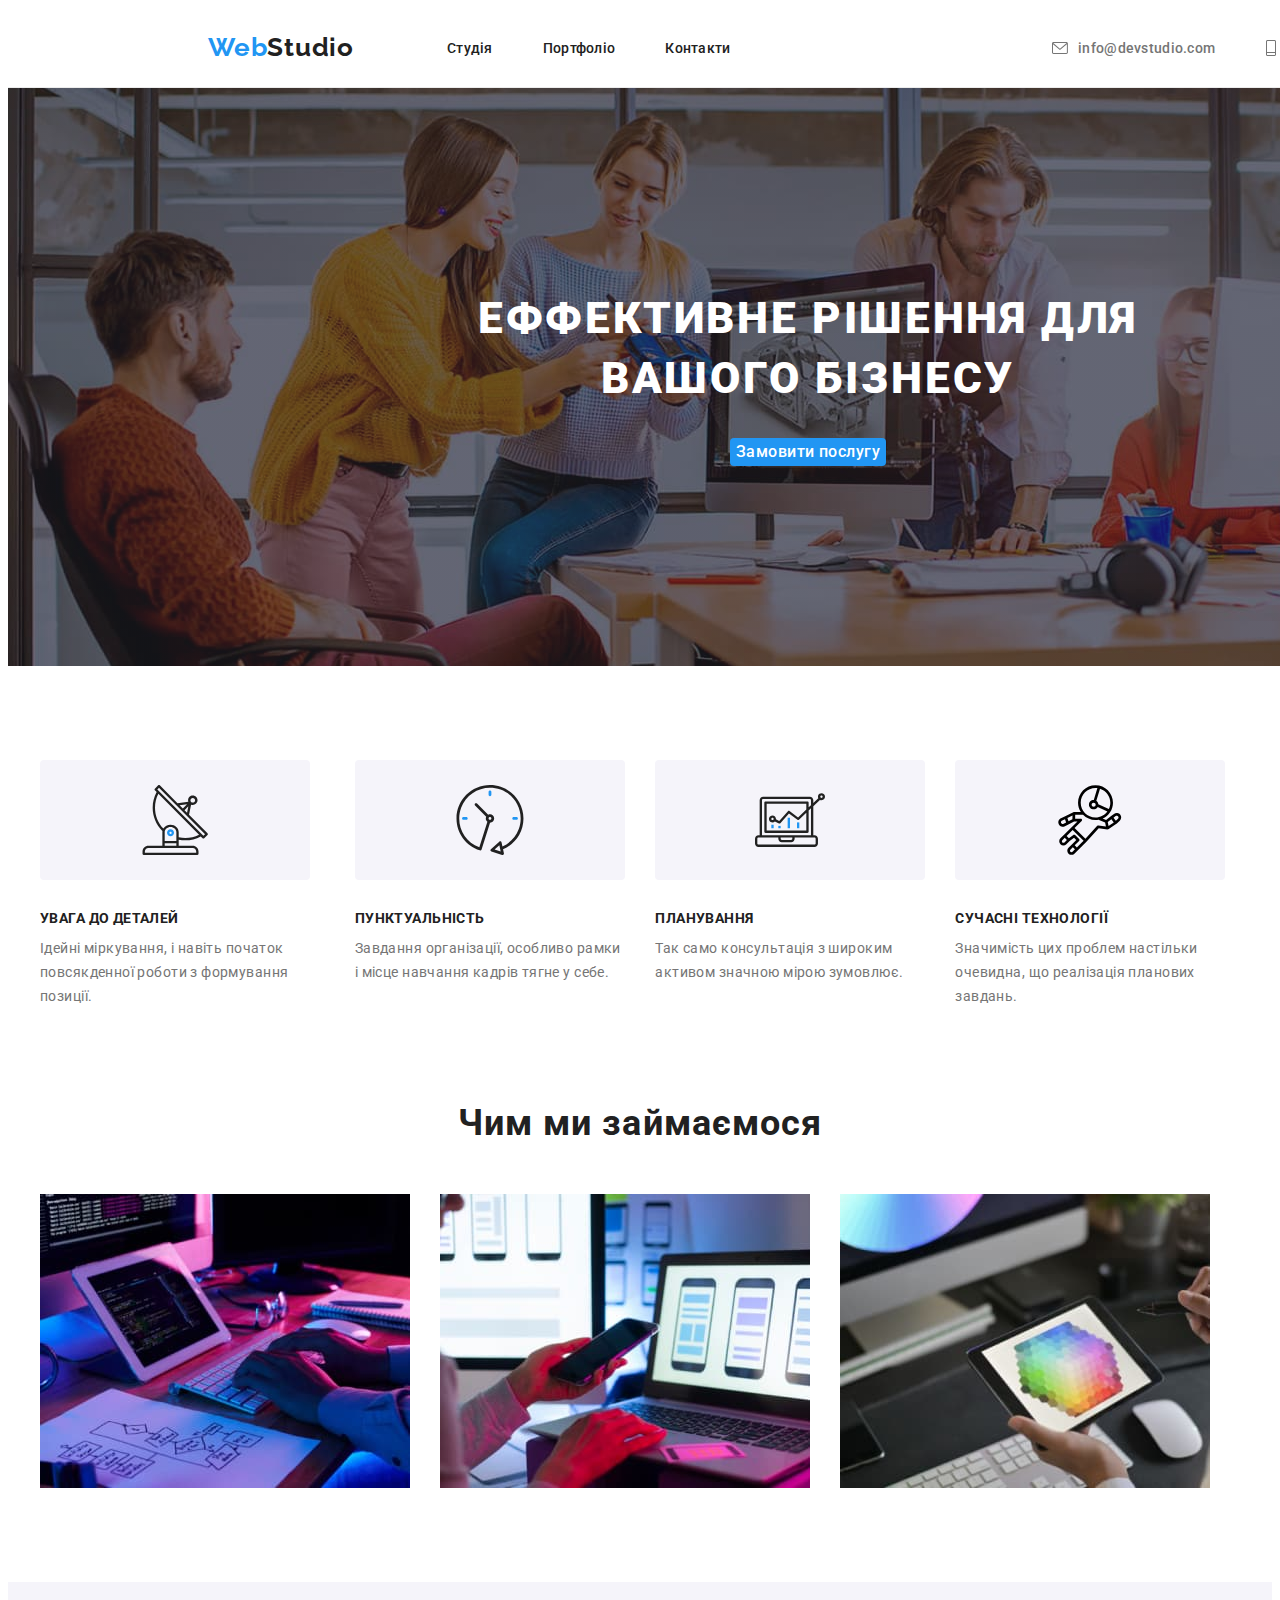
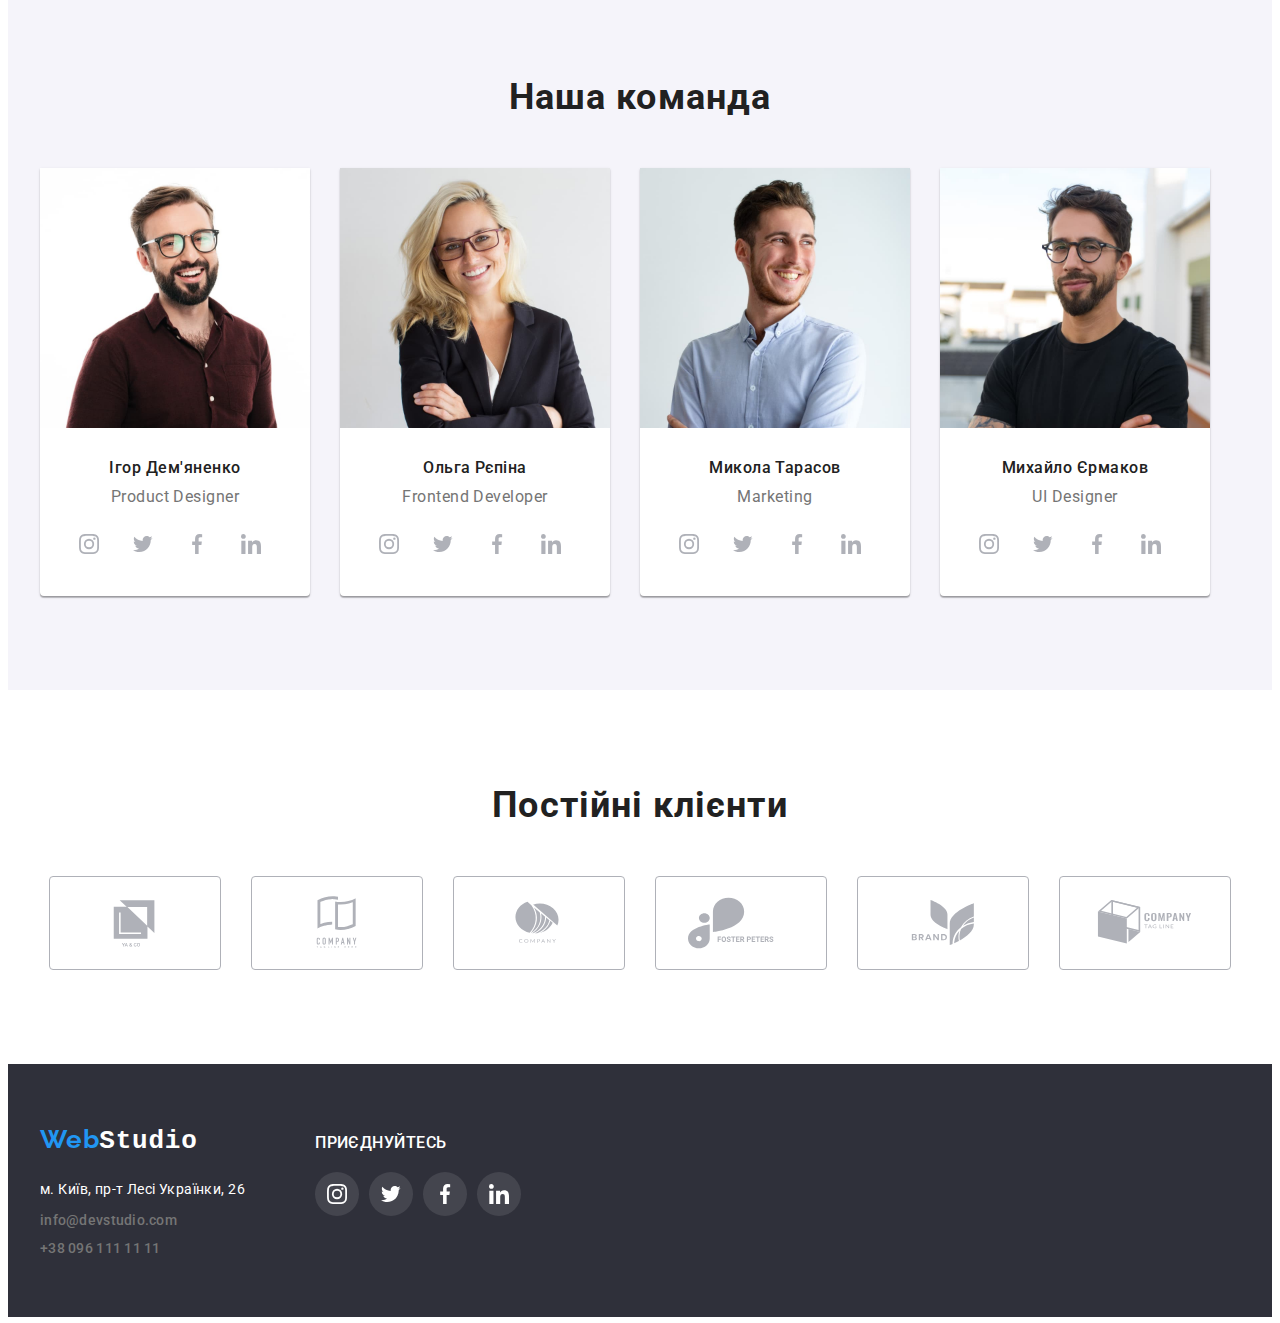
<file: index.html>
<!DOCTYPE html>
<html lang="uk">
  <head>
    <meta charset="UTF-8" />
    <meta http-equiv="X-UA-Compatible" content="IE=edge" />
    <meta name="viewport" content="width=device-width, initial-scale=1.0" />
    <title>Студія</title>
    <link rel="preconnect" href="https://fonts.googleapis.com">
<link rel="preconnect" href="https://fonts.gstatic.com" crossorigin>
<link href="https://fonts.googleapis.com/css2?family=Raleway:wght@700&family=Roboto:wght@400;500;700;900&display=swap" 
rel="stylesheet">
<link rel="stylesheet" href="https://cdnjs.cloudflare.com/ajax/libs/modern-normalize/1.1.0/modern-normalize.min.css" integrity="sha512-wpPYUAdjBVSE4KJnH1VR1HeZfpl1ub8YT/NKx4PuQ5NmX2tKuGu6U/JRp5y+Y8XG2tV+wKQpNHVUX03MfMFn9Q==" crossorigin="anonymous" referrerpolicy="no-referrer" />
<link rel="stylesheet" href="./css/styles.css">
  </head>
  <body >
    <header class="header ">
      <div class="container header-wrap ">
        <nav class="header-wrap "> 
        <!--Лого-->
        <a href="./index.html" class="link logo">Web<samp class="logo-accent">Studio</samp> </a>
        <!--Меню-->
        <ul class="header-list list header-wrap">
          <li class="header-item">
            <a class="header-link link" href="./index.html">Студія</a>
          </li>
          <li class="header-item">
            <a class="header-link link" href="./portfolio.html">Портфоліо</a>
          </li>
          <li class="header-item">
            <a class="header-link link" href="">Контакти</a>
          </li>
        </ul>
      </nav> 
      <!--Контакти-->
      <ul class="contakt-list list header-wrap">
      <li class="contakt-item">
        <a class="contakt-link contakt-link-wrap link"  href="mailto::info@devstudio.com">
          <svg class="team-icon-icon" width="16px" height="12px">
                    <use href="./imeges/symbol-defs.svg#icon-mail">
                    </use>
                  </svg> info@devstudio.com
                </a>
        </li>
        <li class="contakt-item">
      <a class="contakt-link contakt-link-wrap link" href="tel:+380961111111">
          <svg class="team-icon-icon" width="12px" height="16px">
                    <use href="./imeges/symbol-defs.svg#icon-tel">
                    </use>
                  </svg>
               +38 096 111 11 11
              </a>
      </li>
       </ul>
       </div>   
    </header>
    <!--Мейн-->
    <main>
      <section class="hero section ">
          <div class="container ">  
      <h1 class="hero-title">Еффективне рішення для вашого бізнесу</h1>
      <button type="button" class="hero-btb">Замовити послугу</button>
    </div>
    </section>
     <!--Наші переваги--> 
    <section class="about section">
      <div class="container ">
      <h2 class="about-title">Наші переваги</h2>
        <ul class="about-list list wrap">
        <li class="about-item">
          <div class="abaut-icon"><svg class="" width="70px" height="70px">
            <use href="./imeges/symbol-defs.svg#icon-vektor-v"></use>
          </svg>
          </div>
          <h3 class="about-after-title">УВАГА ДО ДЕТАЛЕЙ</h3>
          <p class="about-text">
            Ідейні міркування, і навіть початок повсякденної роботи з формування
            позиції.
          </p>
        </li>
        <li class="about-item"> 
          <div class="abaut-icon"><svg class="" width="70px" height="70px">
            <use href="./imeges/symbol-defs.svg#icon-vektor-t"></use>
          </svg>
          </div>
          <h3 class="about-after-title">ПУНКТУАЛЬНІСТЬ</h3>
          <p class="about-text">
            Завдання організації, особливо рамки і місце навчання кадрів тягне у
            себе.
          </p>
        </li>
        <li  class="about-item">
          <div class="abaut-icon"><svg class="" width="70px" height="70px">
            <use href="./imeges/symbol-defs.svg#icon-vektor-tr"></use>
          </svg>
          </div>
          <h3 class="about-after-title">ПЛАНУВАННЯ</h3>
          <p class="about-text">
            Так само консультація з широким активом значною мірою зумовлює.</p>
        </li>
        <li>
          <div class="abaut-icon"><svg class="" width="70px" height="70px">
            <use href="./imeges/symbol-defs.svg#icon-vektor-f"></use>
          </svg>
          </div>
          <h3 class="about-after-title">СУЧАСНІ ТЕХНОЛОГІЇ </h3>
          <p class="about-text">
            Значимість цих проблем настільки очевидна, що реалізація планових
            завдань.
          </p>
        </li>
      </ul>
      </div>
      </section>
      <!--Чим ми займаємося-->
      <section class="project section">
        <div class="container ">
        <h2 class="project-title">Чим ми займаємося</h2>
        <ul class="project-list list wrap">
          <li class="project-item"><img src="./imeges/img.jpg" alt="tablet" width="370" /></li>
          <li class="project-item"><img src="./imeges/img1.jpg" alt="laptop and smartphone" width="370" /></li>
          <li class="project-item"><img src="./imeges/img2.jpg" alt="tablet" width="370" /></li>
        </ul>
       </div>
      </section>
      <!--Наша команда-->
      <section class="team section">
         <div class="container ">
        <h2 class="team-title">Наша команда</h2>
        <ul class="team-list list wrap">
          <li class="team-item">
              <img src="./imeges/timeimg1.jpg" alt="man" width="270"  />
              <div class="team-description">
                <h3 class="team-after-title">Ігор Дем'яненко</h3>
                 <p class="team-text"> Product Designer</p>
                 <ul class="team-icon-list list">
              <li class="team-icon-item">
                <a class="team-icon-link" href="">  
                  <svg class="team-icon-icon" width="20px" height="20px">
                    <use href="./imeges/symbol-defs.svg#icon-instagram">
                    </use>
                  </svg>
                </a>
              </li>
              <li class="team-icon-item">
                <a class="team-icon-link" href="">
                  <svg class="team-icon-icon" width="20px" height="20px">
                    <use href="./imeges/symbol-defs.svg#icon-tweter">
                    </use>
                  </svg>
                </a>
              </li>
              <li class="team-icon-item">
                <a class="team-icon-link" href="">
                  <svg class="team-icon-icon" width="20px" height="20px">
                    <use href="./imeges/symbol-defs.svg#icon-facebook">
                    </use>
                  </svg>
                </a>
              </li>
              <li class="team-icon-item">
                <a class="team-icon-link" href="">
                  <svg class="team-icon-icon" width="20px" height="20px">
                    <use href="./imeges/symbol-defs.svg#icon-linkedin">
                    </use>
                  </svg>
                </a>
              </li>

            </ul>
              </div>
          
          </li>
          <li class="team-item">
              <img src="./imeges/timeimg2.jpg" alt="woman" width="270" />
             <div class="team-description">
              <h3 class="team-after-title">Ольга Рєпіна </h3>
             <p class="team-text">Frontend Developer</p>
             <ul class="team-icon-list list">
              <li class="team-icon-item">
                <a class="team-icon-link" href="">  
                  <svg class="team-icon-icon" width="20px" height="20px">
                    <use href="./imeges/symbol-defs.svg#icon-instagram">
                    </use>
                  </svg>
                </a>
              </li>
              <li class="team-icon-item">
                <a class="team-icon-link" href="">
                  <svg class="team-icon-icon" width="20px" height="20px">
                    <use href="./imeges/symbol-defs.svg#icon-tweter">
                    </use>
                  </svg>
                </a>
              </li>
              <li class="team-icon-item">
                <a class="team-icon-link" href="">
                  <svg class="team-icon-icon" width="20px" height="20px">
                    <use href="./imeges/symbol-defs.svg#icon-facebook">
                    </use>
                  </svg>
                </a>
              </li>
              <li class="team-icon-item">
                <a class="team-icon-link" href="">
                  <svg class="team-icon-icon" width="20px" height="20px">
                    <use href="./imeges/symbol-defs.svg#icon-linkedin">
                    </use>
                  </svg>
                </a>
              </li>

            </ul>
             </div>
          </li>
          <li class="team-item">
              <img src="./imeges/timeimg3.jpg" alt="man" width="270" />
              <div class="team-description">
              <h3 class="team-after-title">Микола Тарасов</h3>
              <p class="team-text">Marketing</p> 
              <ul class="team-icon-list list">
              <li class="team-icon-item">
                <a class="team-icon-link" href="">  
                  <svg class="team-icon-icon" width="20px" height="20px">
                    <use href="./imeges/symbol-defs.svg#icon-instagram">
                    </use>
                  </svg>
                </a>
              </li>
              <li class="team-icon-item">
                <a class="team-icon-link" href="">
                  <svg class="team-icon-icon" width="20px" height="20px">
                    <use href="./imeges/symbol-defs.svg#icon-tweter">
                    </use>
                  </svg>
                </a>
              </li>
              <li class="team-icon-item">
                <a class="team-icon-link" href="">
                  <svg class="team-icon-icon" width="20px" height="20px">
                    <use href="./imeges/symbol-defs.svg#icon-facebook">
                    </use>
                  </svg>
                </a>
              </li>
              <li class="team-icon-item">
                <a class="team-icon-link" href="">
                  <svg class="team-icon-icon" width="20px" height="20px">
                    <use href="./imeges/symbol-defs.svg#icon-linkedin">
                    </use>
                  </svg>
                </a>
              </li>

            </ul>
              </div>
          </li>
          <li class="team-item">
              <img src="./imeges/timeimg4.jpg" alt="man" width="270" />
              <div class="team-description ">
              <h3 class="team-after-title">Михайло Єрмаков</h3>
              <p class="team-text"> UI Designer</p>
              <ul class="team-icon-list list">
              <li class="team-icon-item">
                <a class="team-icon-link" href="">  
                  <svg class="team-icon-icon" width="20px" height="20px">
                    <use href="./imeges/symbol-defs.svg#icon-instagram">
                    </use>
                  </svg>
                </a>
              </li>
              <li class="team-icon-item">
                <a class="team-icon-link" href="">
                  <svg class="team-icon-icon" width="20px" height="20px">
                    <use href="./imeges/symbol-defs.svg#icon-tweter">
                    </use>
                  </svg>
                </a>
              </li>
              <li class="team-icon-item">
                <a class="team-icon-link" href="">
                  <svg class="team-icon-icon" width="20px" height="20px">
                    <use href="./imeges/symbol-defs.svg#icon-facebook">
                    </use>
                  </svg>
                </a>
              </li>
              <li class="team-icon-item">
                <a class="team-icon-link" href="">
                  <svg class="team-icon-icon" width="20px" height="20px">
                    <use href="./imeges/symbol-defs.svg#icon-linkedin">
                    </use>
                  </svg>
                </a>
              </li>

            </ul> 
              </div>
          </li>
        </ul>
         </div>
      </section>
      <!-------ПОСТІЙНІ_КЛІЄНТИ------------>
      <section class="customers section">
        <div class="container">
        <h2 class="customers-title team-title" >Постійні клієнти</h2>
        <ul class="customers-list list">

         <li class="customers-item">
          <a class="customers-link" href="">
          <svg class="customers-icon" width="106px"height="60px">
            <use href="./imeges/symbol-defs.svg#icon-logo-one" ></use>
          </svg>
          </a>
        </li>
        <li class="customers-item">
          <a class="customers-link" href="">
          <svg class="customers-icon" width="106px"height="60px">
            <use href="./imeges/symbol-defs.svg#icon-logo" ></use>
          </svg>
          </a>
        </li>
        <li class="customers-item">
          <a class="customers-link" href="">
          <svg class="customers-icon" width="106px"height="60px">
            <use href="./imeges/symbol-defs.svg#icon-logo-two" ></use>
          </svg>
          </a>
        </li>
        <li class="customers-item">
          <a class="customers-link" href="">
          <svg class="customers-icon" width="106px"height="60px">
            <use href="./imeges/symbol-defs.svg#icon-logo-three " ></use>
          </svg>
          </a>
        </li>
        <li class="customers-item">
          <a class="customers-link" href="">
          <svg class="customers-icon" width="106px"height="60px">
            <use href="./imeges/symbol-defs.svg#icon-logo-four" ></use>
          </svg>
          </a>
        </li>
        <li class="customers-item">
          <a class="customers-link" href="">
          <svg class="customers-icon" width="106px"height="60px">
            <use href="./imeges/symbol-defs.svg#icon-logo-five" ></use>
          </svg>
          </a>
        </li>
        </ul>
        </div>
      </section>  
    </main>
    <!--Футер-->
    <footer class="footer">
      <div class="container footer-box">
      <div class="">
        <a href="./index.html" class="link logo-foter ">Web<samp class="logo-accent-footer">Studio</samp> </a>
      <address class="footer-adress">
      <ul class="footer-list list">
    <li class="footer-iten">
        <a class="footer-link link" href="https://goo.gl/maps/iibPYUfsiWBmzwQZ7" target="_blank"
      rel="noopener noreferrer nonFOLOW">м. Київ, пр-т Лесі Українки, 26 
    </a> 
    </li>
     <li class="footer-iten">
       <a class="contakt-link link" href="mailto:info@devstudio.com">info@devstudio.com</a>
     </li>
      <li class="footer-iten">
        <a class="contakt-link link" href="tel:+380961111111">+38 096 111 11 11 </a>
      </li>
      </ul>
      </address>

      </div>

      <div class="footer-icon-box">
        <h3 class="footer-icon-title">ПРИЄДНУЙТЕСЬ</h3>
        <ul class="footer-icon-list list">
              <li class="footer-icon-item">
                <a class="footer-icon-link" href="">  
                  <svg class="footer-icon-icon" width="20px" height="20px">
                    <use href="./imeges/symbol-defs.svg#icon-instagram">
                    </use>
                  </svg>
                </a>
              </li>
              <li class="footer-icon-item">
                <a class="footer-icon-link" href="">
                  <svg class="footer-icon-icon" width="20px" height="20px">
                    <use href="./imeges/symbol-defs.svg#icon-tweter">
                    </use>
                  </svg>
                </a>
              </li>
              <li class="footer-icon-item">
                <a class="footer-icon-link" href="">
                  <svg class="footer-icon-icon" width="20px" height="20px">
                    <use href="./imeges/symbol-defs.svg#icon-facebook">
                    </use>
                  </svg>
                </a>
              </li>
              <li class="footer-icon-item">
                <a class="footer-icon-link" href="">
                  <svg class="footer-icon-icon" width="20px" height="20px">
                    <use href="./imeges/symbol-defs.svg#icon-linkedin">
                    </use>
                  </svg>
                </a>
              </li>
            </ul>
            </div>
      </div>
    </footer>
  </body>
</html>
</file>
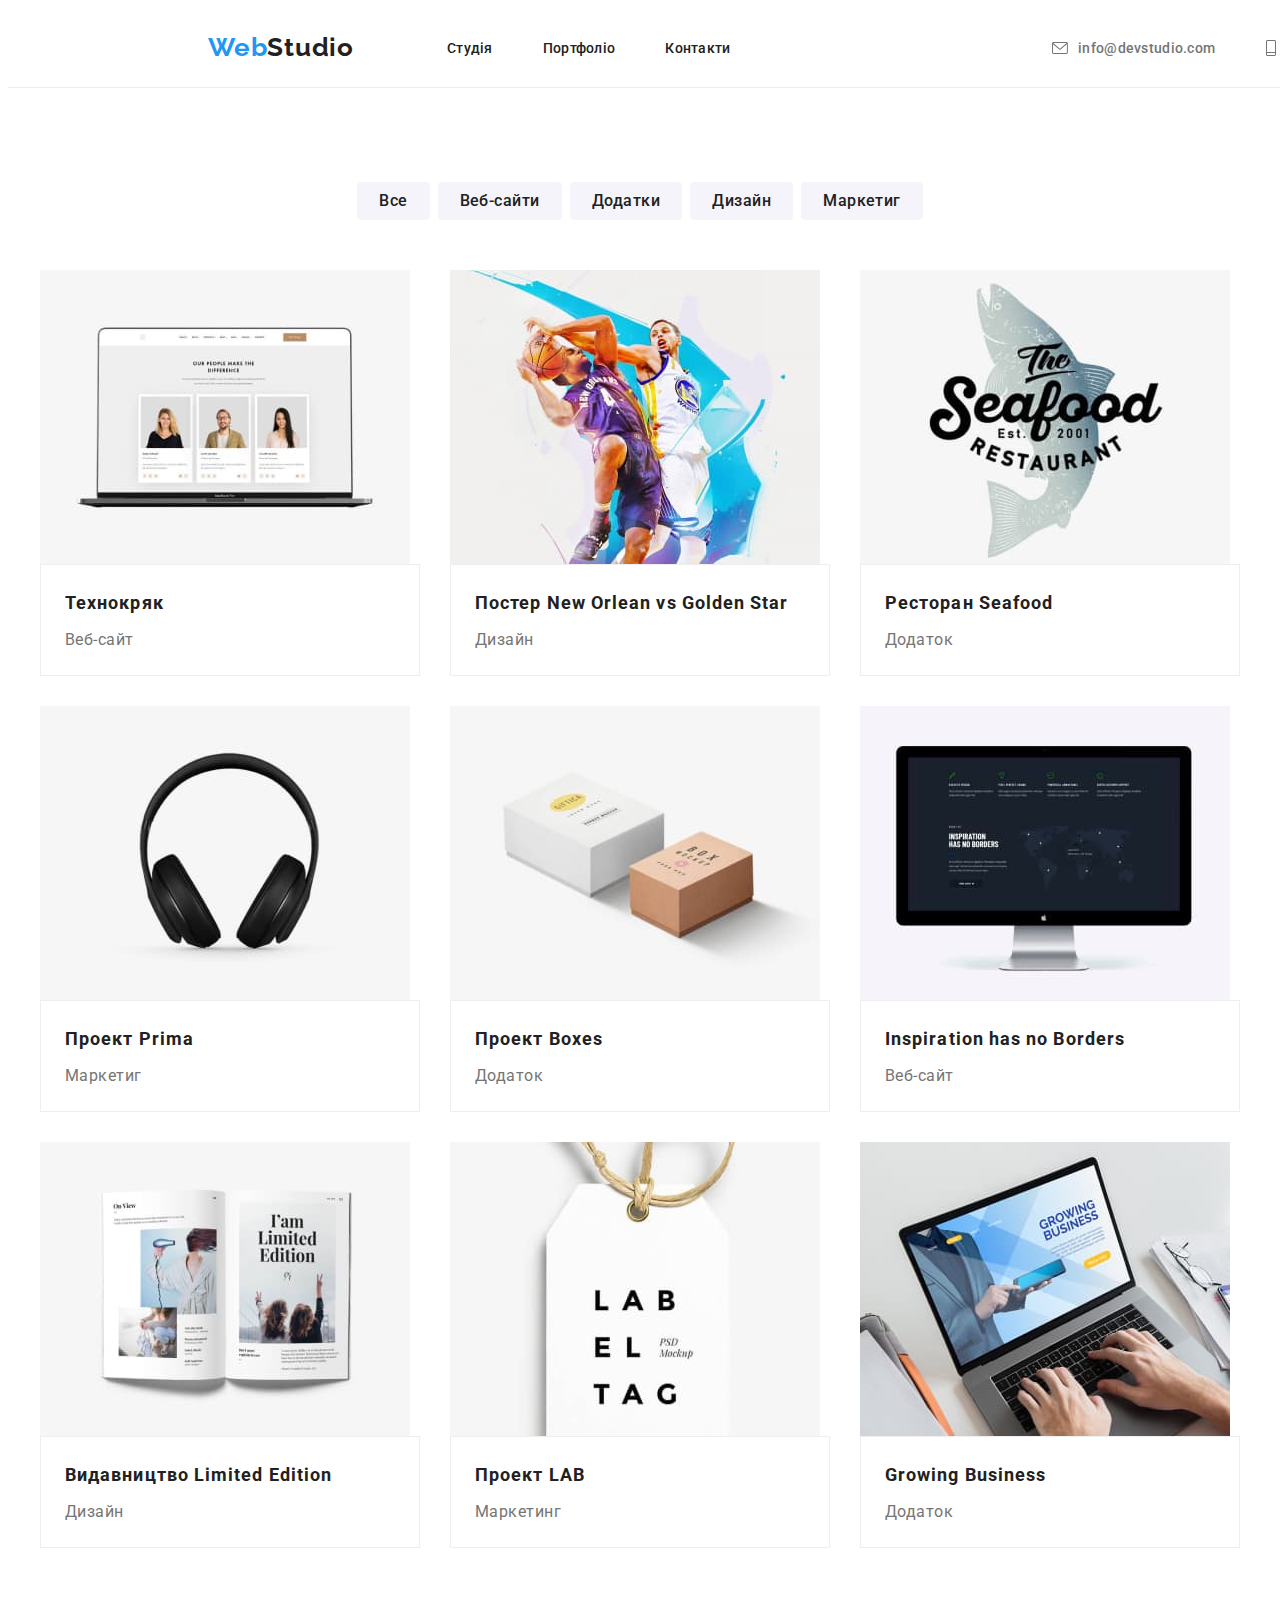
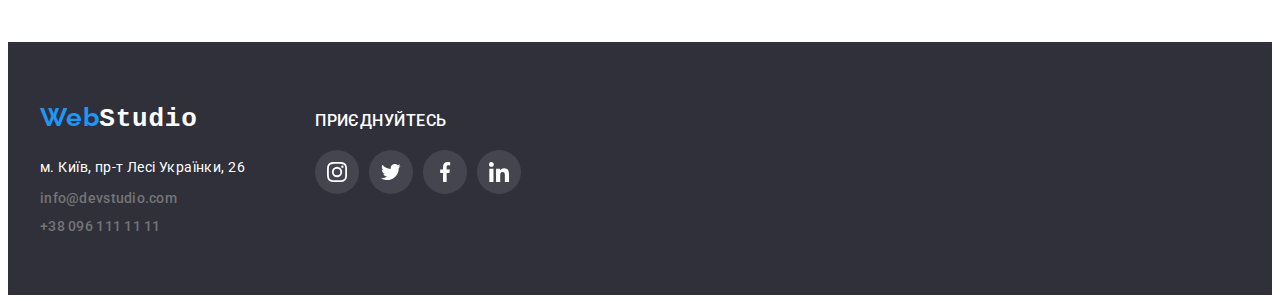
<file: portfolio.html>
<!DOCTYPE html>
<html lang="uk">
<head>
    <meta charset="UTF-8" >
    <meta http-equiv="X-UA-Compatible" content="IE=edge">
    <meta name="viewport" content="width=device-width, initial-scale=1.0" />
    <title>Портфоліо</title>
     <link rel="preconnect" href="https://fonts.googleapis.com">
     <link rel="preconnect" href="https://fonts.gstatic.com" crossorigin>
     <link href="https://fonts.googleapis.com/css2?family=Raleway:wght@700&family=Roboto:wght@400;500;700;900&display=swap" 
rel="stylesheet">
<link rel="stylesheet" href="https://cdnjs.cloudflare.com/ajax/libs/modern-normalize/1.1.0/modern-normalize.min.css" integrity="sha512-wpPYUAdjBVSE4KJnH1VR1HeZfpl1ub8YT/NKx4PuQ5NmX2tKuGu6U/JRp5y+Y8XG2tV+wKQpNHVUX03MfMFn9Q==" crossorigin="anonymous" referrerpolicy="no-referrer" />
<link rel="stylesheet" href="./css/styles.css">
    </head>
    <body>
   <header class="header ">
      <div class="container header-wrap ">
        <nav class="header-wrap "> 
        <!--Лого-->
        <a href="./index.html" class="link logo">Web<samp class="logo-accent">Studio</samp> </a>
        <!--Меню-->
        <ul class="header-list list header-wrap">
          <li class="header-item">
            <a class="header-link link" href="./index.html">Студія</a>
          </li>
          <li class="header-item">
            <a class="header-link link" href="./portfolio.html">Портфоліо</a>
          </li>
          <li class="header-item">
            <a class="header-link link" href="">Контакти</a>
          </li>
        </ul>
      </nav> 
      <!--Контакти-->
      <ul class="contakt-list list header-wrap">
      <li class="contakt-item">
        <a class="contakt-link contakt-link-wrap link"  href="mailto::info@devstudio.com">
          <svg class="team-icon-icon" width="16px" height="12px">
                    <use href="./imeges/symbol-defs.svg#icon-mail">
                    </use>
                  </svg> info@devstudio.com
                </a>
        </li>
        <li class="contakt-item">
      <a class="contakt-link contakt-link-wrap link" href="tel:+380961111111">
          <svg class="team-icon-icon" width="12px" height="16px">
                    <use href="./imeges/symbol-defs.svg#icon-tel">
                    </use>
                  </svg>
               +38 096 111 11 11
              </a>
      </li>
       </ul>
       </div>   
    </header>
    <!--Мейн-->
    <main>
      <section class="work section" >
        <div class="container" >
        <h1 class="work-title">Наші роботи</h1>
        <ul class="work-list list " >
            <li class="work-item">
              <button class="work-btb" type="button">Все</button> </li>
            <li class="work-item">
              <button class="work-btb" type="button">Веб-сайти</button></li>
            <li class="work-item">
              <button class="work-btb" type="button">Додатки</button></li>
            <li class="work-item">
              <button class="work-btb" type="button">Дизайн</button></li>
            <li class="work-item">
              <button class="work-btb" type="button">Маркетиг</button></li>
        </ul>
        <ul class="work-list-projekts list" >
            <li class="work-item-projekts">
                <a href="" class="work-item-link link">
                  <img src="./imeges/technologies.jpg" alt="laptop"
                width="370">
                <div class="work-description" >
                <h2 class="work-after-title">Технокряк</h2>
                <p class="work-text">Веб-сайт</p>
                </div>
                </a>
            </li>
            <li class="work-item-projekts">
                <a href="" class="work-item-link link">
                  <img src="./imeges/poster.jpg " alt="poster">
                <div class="work-description" >
                <h2 class="work-after-title">Постер New Orlean vs Golden Star</h2>
                <p class="work-text">Дизайн</p>
                </div>
                </a>
            </li>
            <li class="work-item-projekts">
               <a href="" class="work-item-link link">
                  <img src="./imeges/restaurant.jpg" alt="logo-restaurant ">
                <div class="work-description" >
                <h2 class="work-after-title" >Ресторан Seafood</h2>
                <p class="work-text" >Додаток</p>
                </div>
                </a>
            </li>
            <li class="work-item-projekts">
                <a href="" class="work-item-link link">
                  <img src="./imeges/prima.jpg" alt="headphone">
                <div class="work-description" >
                <h2 class="work-after-title">Проект Prima</h2>
                <p class="work-text">Маркетиг</p>
                </div>
                 </a>
            </li>
            <li class="work-item-projekts">
                <a href="" class="work-item-link link">
                  <img src="./imeges/boxes.jpg" alt="boxes">
                <div class="work-description">
                <h2 class="work-after-title">Проект Boxes</h2>
                <p class="work-text">Додаток</p>
                </div>
                 </a>
            </li>
            <li class="work-item-projekts">
                <a href="" class="work-item-link link">
                  <img src="./imeges/inspiration.jpg" alt="macbook">
                <div class="work-description" >
                <h2 class="work-after-title">Inspiration has no Borders</h2>
                <p class="work-text">Веб-сайт</p>
                </div>
                </a>
            </li>
            <li   class="work-item-projekts">
                <a href="" class="work-item-link link">
                <img src="./imeges/limitededition.jpg" alt="book">
                <div class="work-description" >
              <h2 class="work-after-title">Видавництво Limited Edition</h2>
                <p class="work-text">Дизайн</p>
                </div>
                </a>
            </li> 
            <li class="work-item-projekts">
              <a href="" class="work-item-link link">
                <img src="./imeges/lab.jpg" alt="tag">
                <div class="work-description" >
              <h2 class="work-after-title">Проект LAB</h2>
                <p class="work-text">Маркетинг</p>
                </div>
                </a> 
            </li>
            <li class="work-item-projekts">
              <a href="" class="work-item-link link">
              <img src="./imeges/growingbusiness.jpg" alt="laptop">
                <div class="work-description" >
              <h2 class="work-after-title">Growing Business</h2>
                <p class="work-text">Додаток</p>
                </div>
                </a> 
            </li>
        </ul>
        </div>
        </section>
    </main>
<!--Футер-->
     <footer class="footer">
      <div class="container footer-box">
      <div class="">
        <a href="./index.html" class="link logo-foter ">Web<samp class="logo-accent-footer">Studio</samp> </a>
      <address class="footer-adress">
      <ul class="footer-list list">
    <li class="footer-iten">
        <a class="footer-link link" href="https://goo.gl/maps/iibPYUfsiWBmzwQZ7" target="_blank"
      rel="noopener noreferrer nonFOLOW">м. Київ, пр-т Лесі Українки, 26 
    </a> 
    </li>
     <li class="footer-iten">
       <a class="contakt-link link" href="mailto:info@devstudio.com">info@devstudio.com</a>
     </li>
      <li class="footer-iten">
        <a class="contakt-link link" href="tel:+380961111111">+38 096 111 11 11 </a>
      </li>
      </ul>
      </address>
      </div>
      <div class="footer-icon-box">
        <h3 class="footer-icon-title">ПРИЄДНУЙТЕСЬ</h3>
        <ul class="footer-icon-list list">
              <li class="footer-icon-item">
                <a class="footer-icon-link" href="">  
                  <svg class="footer-icon-icon" width="20px" height="20px">
                    <use href="./imeges/symbol-defs.svg#icon-instagram">
                    </use>
                  </svg>
                </a>
              </li>
              <li class="footer-icon-item">
                <a class="footer-icon-link" href="">
                  <svg class="footer-icon-icon" width="20px" height="20px">
                    <use href="./imeges/symbol-defs.svg#icon-tweter">
                    </use>
                  </svg>
                </a>
              </li>
              <li class="footer-icon-item">
                <a class="footer-icon-link" href="">
                  <svg class="footer-icon-icon" width="20px" height="20px">
                    <use href="./imeges/symbol-defs.svg#icon-facebook">
                    </use>
                  </svg>
                </a>
              </li>
              <li class="footer-icon-item">
                <a class="footer-icon-link" href="">
                  <svg class="footer-icon-icon" width="20px" height="20px">
                    <use href="./imeges/symbol-defs.svg#icon-linkedin">
                    </use>
                  </svg>
                </a>
              </li>
            </ul>
            </div>
      </div>
    </footer>
  </body>
</html>
</file>
<file: css/styles.css>
:root{
  --body-text-color:#212121;
  --color-h1-title:#FFFFFF;
  --text-link-color-hover:#2196F3;
  --title-color:#212121;
  --text-color:#757575;
  --buton-background-color-hover:#064f8a;;
  --color-ddress:#757575;
  --tex-buton-color:#FFFFFF;
  --buton-background-color:#2196F3;
  --hero-backgrount-color: #2F303A;
  --fotter-backgrount-color:#2F303A;
  --team-backgrount-color:#F5F4FA;
  --logo-one-color:#2196F3;
  --logo-two-color:#212121;
  --buton-work-color:#212121;
  --buton-work-backgrount-color:#F5F4FA;
  --buton-work-color-hover:#FFFFFF;
  --buton-work-backgrount-hover:#2196F3;
}
/* Скидання */
p,h1,h2,h3,h4,h5,h6{
  margin:0;
}
ul{
  margin: 0;
  padding-left: 0;
}
body{ font-family: 'Roboto',sans-serif;
color: var(--body-text-color);
}

.list {
list-style:none;
}
.link {
text-decoration:none;
}
.section{
  padding-top: 94px;
  padding-bottom: 94px;
}
img{
  display: block;
  max-width: 100%;
  height: auto;
}
/*--------HEDER------*/
.header{width: 1600px;
   margin: auto;
   background-repeat:no-repeat;
   background-position: center;
   background-size: cover;

  border-bottom:1px solid #ECECEC;  
}
.header-conect{
  margin-left: auto;
}
.header-nav{
}
.header-wrap{
  display: flex;
  align-items: center;
}
.container{
  width: 1200px;
  margin-left: auto;
  margin-right: auto;
  padding-left:15px;
  padding-right: 15px;
  /* outline: 2px solid red; */

}
.logo {
font-family:'Raleway',sans-serif;
font-style:none; 
font-weight: 700;
font-size: 26px;
line-height:calc(31/26);
letter-spacing: 0.03em;
color:var(--logo-one-color);
margin-right: 93px;
padding-top: 24px;
padding-bottom: 24px;
}
.logo-accent{
font-family:'Raleway',sans-serif;
font-style:none; 
font-weight: 700;
font-size: 26px;
line-height:calc(31/26);
letter-spacing: 0.03em;
color:var(--logo-two-color);
}
.header-list{
  text-align: center;
}
.header-item:not(:last-child){
  margin-right: 50px;
}

.header-link {
font-weight: 500;
font-size: 14px;
line-height: calc(16/14);
letter-spacing: 0.02em;
color:var(--title-color);

}
 .header-link:hover,
.header-link:focus{
  color:var(--text-link-color-hover);
}
.contakt-list{
text-align: center;
margin-left: auto;

}
.contakt-item:not(:last-child){
  margin-right:50px;
 
}

.contakt-link {
font-weight: 500;
font-size: 14px;
line-height:calc(16/14);
letter-spacing: 0.02em;
color:var(--color-ddress);

}
.contakt-link-wrap{
  display: flex;
align-items: center;
justify-content: center;
}

.contakt-link:hover,
.contakt-link:focus{
color:var(--text-link-color-hover);
} 
/*--------------HERO-------------------*/
.hero{
  
  background-color: var(--hero-backgrount-color);
   text-align: center;
   padding-top: 200px;
   padding-bottom: 200px;
   background-image:
   linear-gradient(
    rgba(47, 48, 58, 0.4),
    rgba(47, 48, 58, 0.4))
   ,url(../imeges/bagraudhero.jpg);
   width: 1600px;
   margin-left: auto;
   margin-right: auto;
   background-repeat:no-repeat;
   background-position: center;
   background-size: cover;
  
  
}  
.hero-title {
font-weight: 900;
font-size: 44px;
line-height:calc(60/44);
text-align: center;
letter-spacing: 0.06em;
text-transform: uppercase;
color:var(--color-h1-title);
margin-bottom: 30px;
margin-left: auto;
margin-right: auto;
max-width: 696px;
}
.hero-btb {
font-family: inherit;
cursor:pointer;
font-weight: 500;
font-size: 16px;
line-height:calc(26/16);
text-align: center;
letter-spacing: 0.03em;
color: var(--tex-buton-color);
background:var(--buton-background-color);
border-radius: 4px; 
border: transparent;
padding: auto;
}

.hero-btb:focus,
.hero-btb:hover{
background: var(--buton-background-color-hover);
}
/*-----------ABOUT_Наші переваги-------------*/
.about {
  
}
.wrap{
  display: flex;
}
.about-title {
  position: absolute;
  white-space: nowrap;
  width: 1px;
  height: 1px;
  overflow: hidden;
  border: 0;
  padding: 0;
  clip: rect(0 0 0 0);
  clip-path: inset(50%);
  margin: -1px;
}
.about-list {
}
.about-item:not(:last-child){
  margin-right:30px;
}
.about-after-title{
ffont-weight: 700;
font-size: 14px;
line-height: 16px;
letter-spacing: 0.03em;
text-transform: uppercase;
color:var(--title-color);
margin-bottom: 10px;
}
.about-text {
font-size: 14px;
line-height:calc(24 / 14);
letter-spacing: 0.03em;
color:var(--text-color);
}
.abaut-icon{
  border-radius:4px;
  width:270px;
  height: 120px;
  margin-bottom: 30px;
  display: flex;
  align-items: center;
  justify-content: center;
  background-color:#F5F4FA;
}
/*--------------------PROJECT----------------------------*/
.project 
{
  padding-top: 0;
}
.project-title {
font-weight: 700;
font-size: 36px;
line-height:calc(42 / 36);
text-align: center;
letter-spacing: 0.03em;
color:var(--title-color);
margin-bottom:50px;
}
.project-list {
}
.project-item:not(:last-child) {
  margin-right: 30px;
}

/*---------------------TEAM---------------------------------*/
.team {
  
  background-color: var(--team-backgrount-color);
}
.team-title {
font-weight: 700;
font-size: 36px;
line-height:calc( 42 / 36);
text-align: center;
letter-spacing: 0.03em;
color:var(--title-color);
margin-bottom: 50px;;
}
.team-list {
}
.list {
}
.team-item:not(:last-child) {
  margin-right: 30px;
}
.team-item{
  border: #757575;
  box-shadow: 0px 1px 3px rgba(0, 0, 0, 0.12), 0px 1px 1px rgba(0, 0, 0, 0.14), 0px 2px 1px rgba(0, 0, 0, 0.2);
  border-radius: 0px 0px 4px 4px;
  background-color: #FFFFFF;
}
.team-after-title {
font-weight: 500;
font-size: 16px;
line-height:calc(19 / 16);
text-align: center;
letter-spacing: 0.03em;
color:var(--title-color);
margin-bottom: 10px;
}
.team-text{
font-size: 16px;
line-height:calc(19 / 16);
text-align: center;
letter-spacing: 0.03em;
color:var(--text-color);
margin-bottom: 16px;
}
.team-description{
padding-top: 30px;
padding-bottom: 30px;}

.team-icon-list {display: flex;
  justify-content: center;
  gap:10px;
}
.team-icon-item {
 
}
.team-icon-link {
   width: 44px;
  height: 44px;
  border-radius: 50%;
  background-color:#FFFFFF;
  display: flex;
  align-items: center;
  justify-content: center;
  color: #AFB1B8;
}
.team-icon-icon{
  fill: currentColor;
  margin-right: 10px;

  
}
.team-icon-link:hover,.team-icon-link:focus{
  background-color: #2196F3;
  color: #FFFFFF;
}
/*-------------ПОСТІЙНІ_КЛІЄНТИ------------*/
.customers {
}
.customers-title {
}
.customers-list {
  display: flex; 
  align-items: center;
  justify-content: center;
  gap: 30px;
  
}

.customers-link {
  width: 170px;
  height: 92px; 
  border: 1px solid #AFB1B8;
  border-radius: 4px;
  display: flex;
  align-items: center;
  justify-content: center;
  color: #AFB1B8;
}

.customers-icon {
  fill:currentColor;
  
}

.customers-link:hover,.customers-link:focus{
 border: 1px solid #2196F3;
 color: #2196F3;
}
/*-------------ФУТЕР--------------*/
.footer {
  
  background-color: #2F303A;
  padding-top: 60px;
  padding-bottom: 60px;

}
.footer{
  display: flex;
  
}
.footer-list{
}

.footer-iten:not(:last-child) {
  margin-bottom: 9px;
}
.footer-link {
font-style: inherit;
font-size: 14px;
line-height:calc(24 / 14);
letter-spacing: 0.03em;
color: var(--tex-buton-color);
margin-bottom:20px;
}
.footer-link:focus,
.footer-link:hover{
color: var(--text-link-color-hover);
} 
.logo-foter{
font-family:'Raleway',sans-serif;
font-style:none; 
font-weight: 700;
font-size: 26px;
line-height:calc(31 / 26);
letter-spacing: 0.03em;
color:var(--logo-one-color);
margin-bottom:20px;
display: block;
}
.logo-accent-footer{
color: var(--color-h1-title);
}
.footer-adress{
  font-style: normal;
  display: flex;
  
}
.footer-icon-box{
  margin-left: 70px;
}
.footer-icon-title{
font-weight: 500;
font-size: 16px;
line-height:calc(19 / 16);

letter-spacing: 0.03em;
color:var(--color-h1-title);
margin-bottom: 20px;
}
.footer-icon-list {display: flex;
  justify-content: center;
  gap:10px;
}
.footer-icon-item {
 
}
.footer-icon-link {
   width: 44px;
  height: 44px;
  border-radius: 50%;
  background-color:rgba(255, 255, 255, 0.1);
  display: flex;
  align-items: center;
  justify-content: center;
  color:#FFFFFF;
}
.footer-icon-icon{
  fill: currentColor;
}

.footer-icon-link:hover,.footer-icon-link:focus{
  background-color: #2196F3;
  color: #FFFFFF;
}
.footer-box{
  display: flex;
  align-items:baseline;
}
/*-----------PORTFOLIO-----------*/
.work {
}
.work-title 
{position: absolute;
  white-space: nowrap;
  width: 1px;
  height: 1px;
  overflow: hidden;
  border: 0;
  padding: 0;
  clip: rect(0 0 0 0);
  clip-path: inset(50%);
  margin: -1px;
}
.work-list {
  margin-bottom: 50px;
  display:flex;
  justify-content:center;
}
.work-item:not(:last-child){
  margin-right:8px;
}
.work-btb {
font-family: inherit;
cursor:pointer;
font-weight: 500;
font-size: 16px;
line-height:calc(26/16);
text-align:center;
letter-spacing: 0.03em;
color:var(--buton-work-color);
background:var(--buton-work-backgrount-color);
border-radius: 4px;
border: transparent;
padding: 6px 22px;

}
.work-btb:focus,
.work-btb:hover{
color:var(--buton-work-color-hover);
background:var(--buton-work-backgrount-hover);
box-shadow: 0px 3px 1px rgba(0, 0, 0, 0.1), 0px 1px 2px rgba(0, 0, 0, 0.08),
    0px 2px 2px rgba(0, 0, 0, 0.12);
}

.work-list-projekts {
  display: flex;
  flex-wrap: wrap;
  margin: -15px;
}
.work-item-link{
  display: block;
}
.work-item-link:hover,
.work-item-link:focus{
box-shadow: 0px 3px 1px rgba(0, 0, 0, 0.1), 0px 1px 2px rgba(0, 0, 0, 0.08),
    0px 2px 2px rgba(0, 0, 0, 0.12);
}

.work-item-projekts {
  flex-basis: calc(100% / 3 - 30px);
  margin-top: 30px;
  margin-left: 15px;
  width: calc(100% / 3 - 30px);
  margin: 15px;
  

}
.work-description{
padding: 20px 24px;
border: 1px solid #EEEEEE;

}
.work-after-title {
font-weight: 700;
font-size: 18px;
line-height:calc(36 / 18);
letter-spacing: 0.06em;
color:var(--title-color);

}
.work-text{
font-size: 16px;
line-height:calc(30 / 16);
letter-spacing: 0.03em;
color:var(--text-color);
margin-top: 4px;
}
</file>
